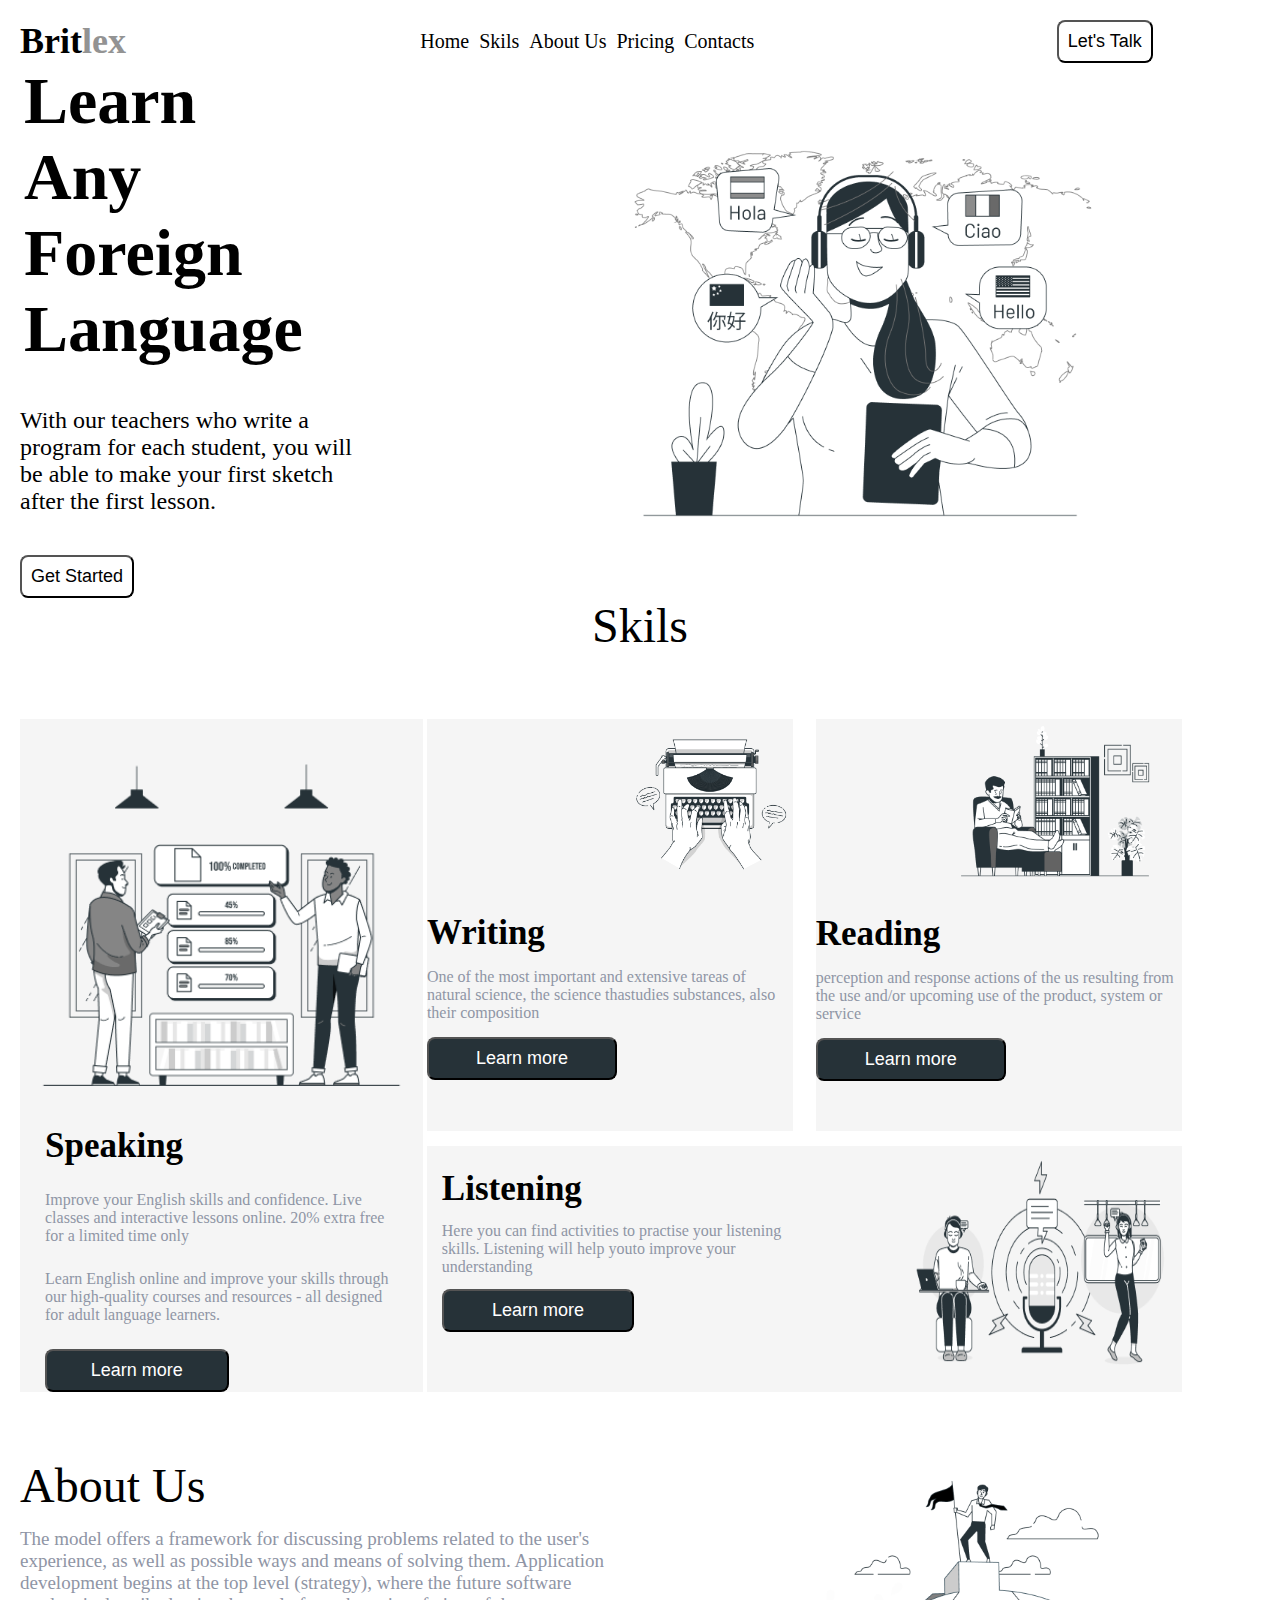
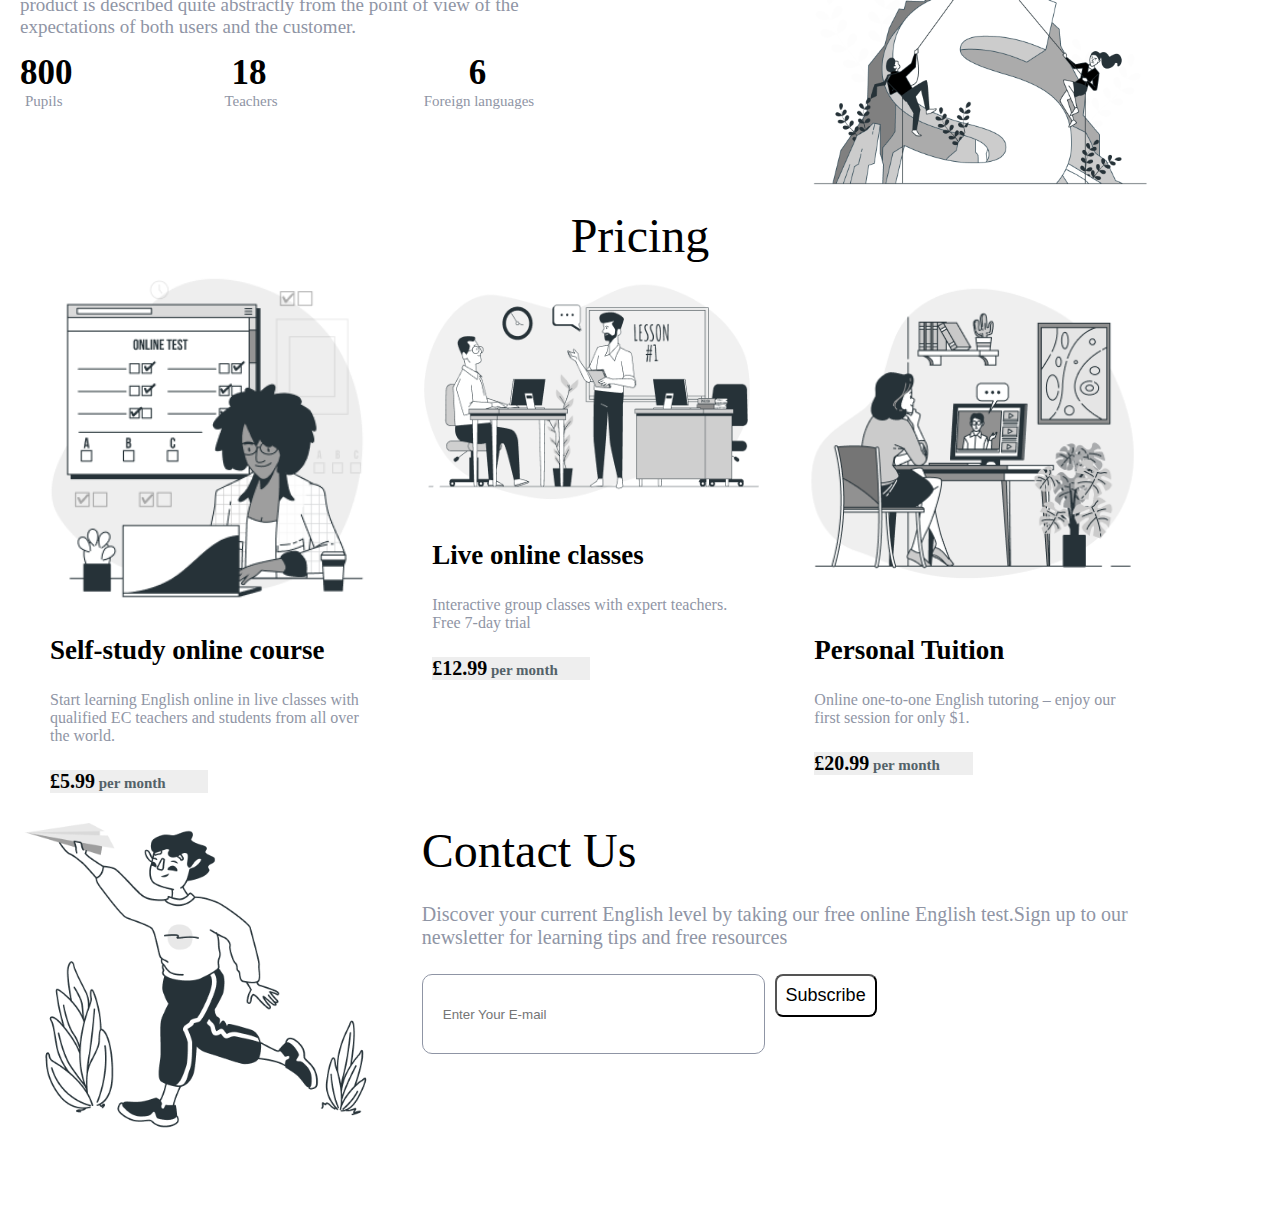
<file: work1/index.html>
<!DOCTYPE html>
<html lang="en">
<head>
    <title>Document</title>

     <meta name="viewport" content="width=device-width, initial-scale=1.0">
     <link rel="stylesheet" href="https://cdnjs.cloudflare.com/ajax/libs/font-awesome/4.7.0/css/font-awesome.min.css">
     <link rel="stylesheet" href="./css/stayl.css">
     <link rel="stylesheet" href="./css/reponsive.css">
</head>
<body>
    <div class="container">
            <div class="hend">
                <div class="box_hend">
                    <h3><span>Brit</span>lex</h3>
                </div>
                <div class="box1_hend">
                  <ul class="menu">
                    <li><a href="#Home">Home</a></li>
                    <li><a href="#Skils">Skils</a></li>
                    <li><a href="#AboutUS">About Us</a></li>
                    <li><a href="#Pricing">Pricing</a></li>
                    <li><a href="#Contacts">Contacts</a></li>
                  </ul>
                  <i class="fa fa-bars bars_icon" aria-hidden="true"></i>

                </div>
                <div class="box2_hend">
                    <button>Let's Talk </button>
                </div>
            </div>
        <div class="body">
            <div class="box_body">
                <div class="box1">
                    <h3>Learn</h3>
                    <h4>Any Foreign Language </h4>
                     <p>With our teachers who write a program for 
                        each student, you will be able to make your
                        first sketch after the first lesson.</p>   
                        <button>Get Started</button>
                </div>
            </div>
            <div class="box_body1">
                <img src="./img/Learning languages-bro 1.png" alt="">
            </div>
        </div>

        <div class="border">
            <div class="border_hend">
                <p id="Skils">Skils</p>
            </div>
            <div class="border_body">
                <div class="border_box">
                    <div class="border_img">
                        <img src="./img/Shared goals-bro 1.png" alt="">
                    </div>
                    <div class="box_border">
                        <h3>Speaking</h3>
                        <p>Improve your English skills and confidence. 
                            Live classes and interactive lessons online. 
                            20% extra free for a limited time only</p>
                            <p>
                                Learn English online and improve your 
                            skills through our high-quality courses
                            and resources - all designed for adult language learners.
                            </p>
                            <div class="button"><button>Learn more</button> </div>
                    </div>
                    
                </div>
                <div class="border_box1">
                        <div class="border_box2">
                            <div class="box2_img">
                                <img src="./img/Typewriter-bro 1.png" alt="">
                            </div>
                           <div class="border_box_hend"> <h3>Writing</h3>
                            <p>One of the most important and extensive tareas of natural science, the science thastudies substances, also their composition </p>
                                <div class="button"><button>Learn more</button> </div>
                            </div>
                        </div>
                        <div class="border_box2 ">
                            <div class="box3_img">
                                <img src="./img/House bookshelves-bro 1.png" alt="">
                            </div>
                            <div class="border_box_hend"> <h3>Reading</h3>
                            <p>perception and response actions of the us resulting from the use and/or upcoming use of the product, system or service </p>
                                <div class="button"><button>Learn more</button> </div>
                            </div>
                        </div>
                        <div class="border_box3">
                            <div class="box3_border">
                                   <div></div> <h3>Listening</h3>
                                    <p>Here you can find activities to practise your listening skills. Listening will help youto improve your understanding  </p>
                                       <div class="button"><button>Learn more</button></div>
                            </div>
                            <div class="border_box3_img">
                                <img src="./img/Podcast audience-bro 1.png" alt="">
                            </div>
                        </div>
                </div>
            </div>

        </div>

        <div class="best">
            <div class="best_hend">
                <p id="AboutUS">About Us</p>
                <span>The model offers a framework for discussing problems related to the user's experience, as well as possible ways and means of solving them. Application development begins at the top level (strategy), where the future software product is described quite abstractly from the point of view of the expectations of both users and the customer.</span>
                <div class="hend_box">
                <div class="hend_box1">
                    <h3>800</h3>
                    <p>Pupils</p>
                </div>
                <div class="hend_box2   ">  
                    <h3>18</h3>
                    <p>Teachers</p>
                </div>
                <div class="hend_box3">
                    <h3>6</h3>
                    <p>Foreign languages</p>
                </div>
                </div>
             </div>   
            <div class="best_body">
               
                <img src="./img/Business competition-bro 1.png" alt="">
               
            </div>
         </div> 
         <div class="pricing">
            <div class="pricing_hend">
                <p id="Pricing">Pricing</p>
            </div>
            <div class="pricing_body">
                 <div class="pricing_box">
                    <div class="img_box">
                        <img src="./img/Online test-bro 1.png" alt="">
                    </div>
                    <div class="pricing_box2">
                        <h3>Self-study online course</h3>
                        <p>Start learning English online in live classes
                            with qualified EC teachers and students 
                            from all over the world.</p>
                            <div class="h4"><h4><span> £5.99</span>  per month</h4></div>
                    </div>
                 </div>
                 <div class="pricing_box">
                    <div class="img_box1">
                        <img src="./img/Lesson-bro 1.png" alt="">
                    </div>
                    <div class="pricing_box2">
                        <h3>Live online classes</h3>
                        <p>Interactive group classes with expert
                            teachers. Free 7-day trial</p>
                            <div class="h4"><h4><span> £12.99</span>  per month</h4></div>
                    </div>
                 </div>
                 <div class="pricing_box">
                    <div class="img_box">
                        <img src="./img/Webinar-bro 2.png" alt="">
                    </div>
                    <div class="pricing_box2">
                        <h3>Personal Tuition</h3>
                        <p>Online one-to-one English tutoring – enjoy
                            our first session for only $1.</p>
                            <div class="h4"><h4><span>  £20.99</span>  per month</h4></div>
                    </div>
                 </div>     
             </div>
           
         </div>   
         <div class="contact">
            <div class="contact_box">
                <div class="contact_body">
                    <img src="./img/Ресурс 1 1.png" alt="">
                </div>
                <div class="contact_body1">
                    <p id="Contacts">Contact Us</p>
                    <span>Discover your current English level by taking our free online English test.Sign up to our newsletter for learning tips and free resources</span>
                    <div class="input_box"><input type="email" placeholder="Enter Your E-mail">
                          <div class="button1"><button>Subscribe</button></div>
                    </div>
                </div>
            </div>
         </div>

    </div>
    
</body>
</html>
</file>
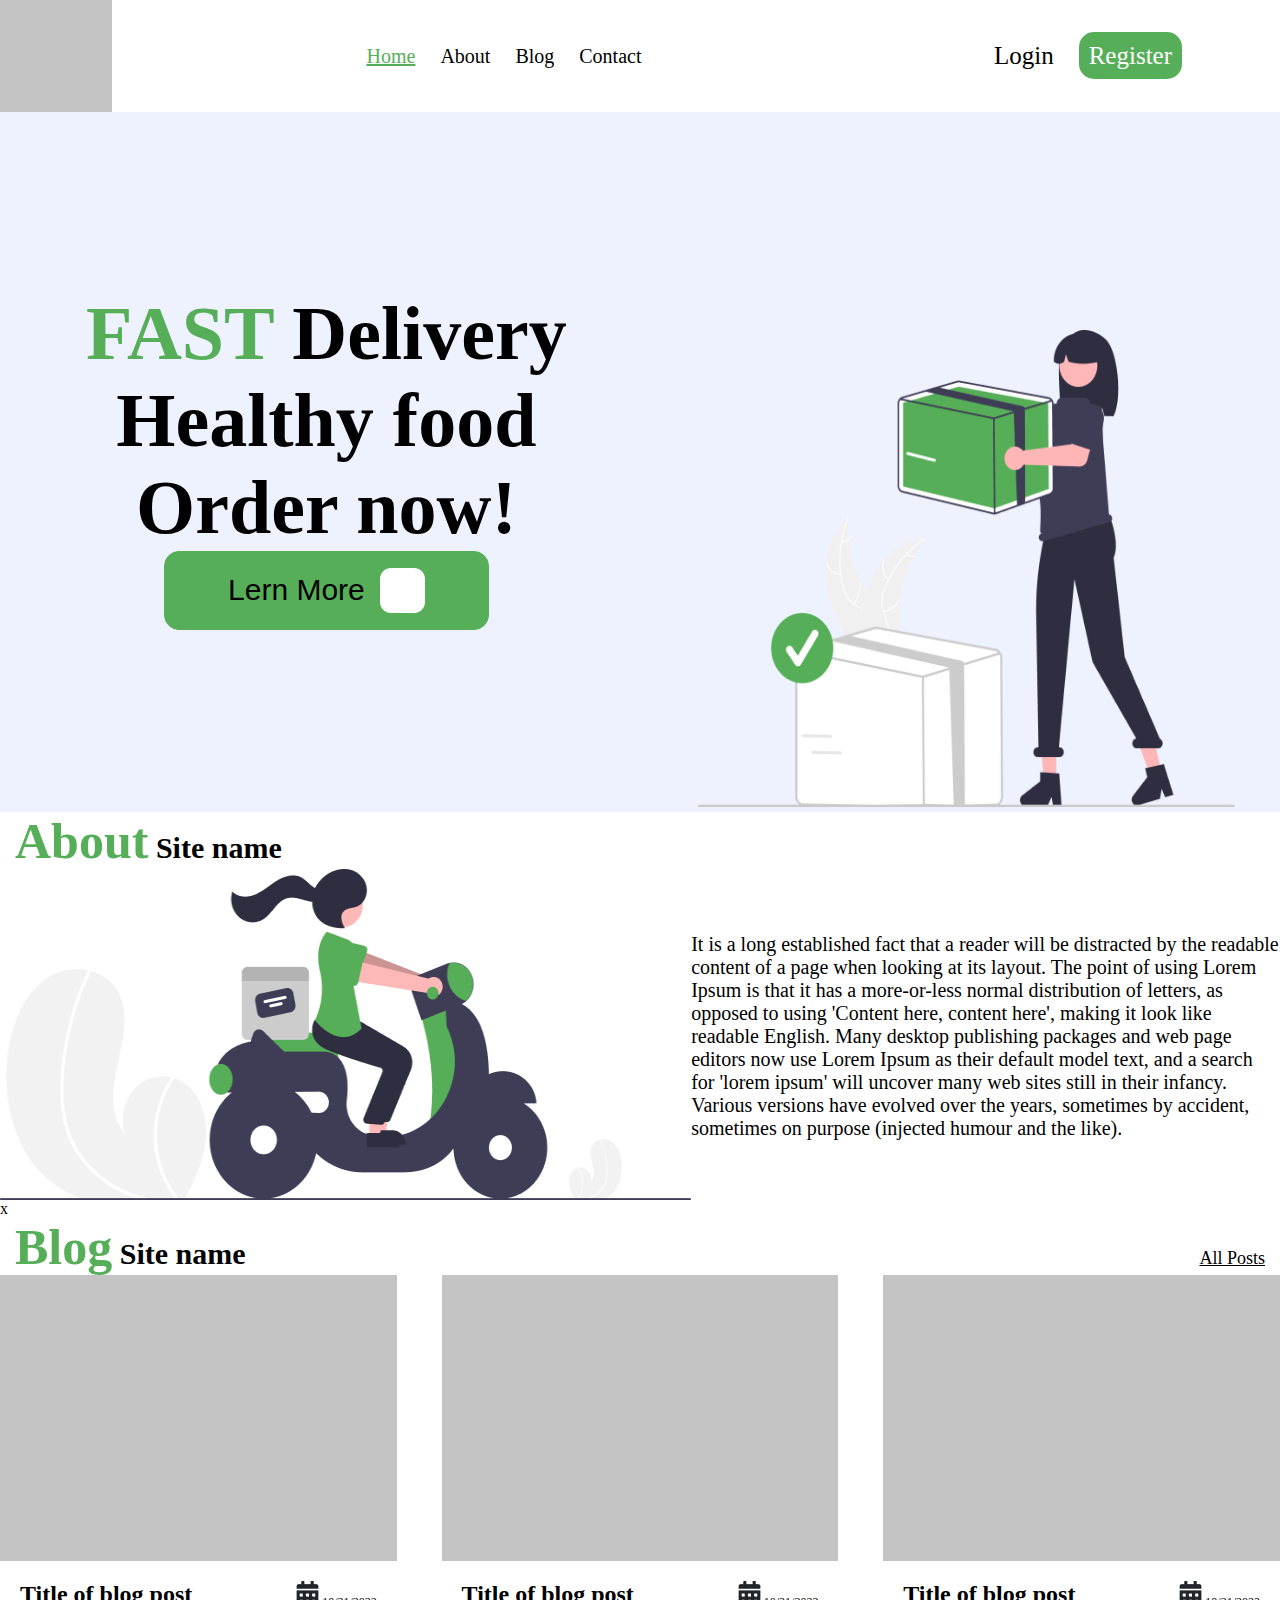
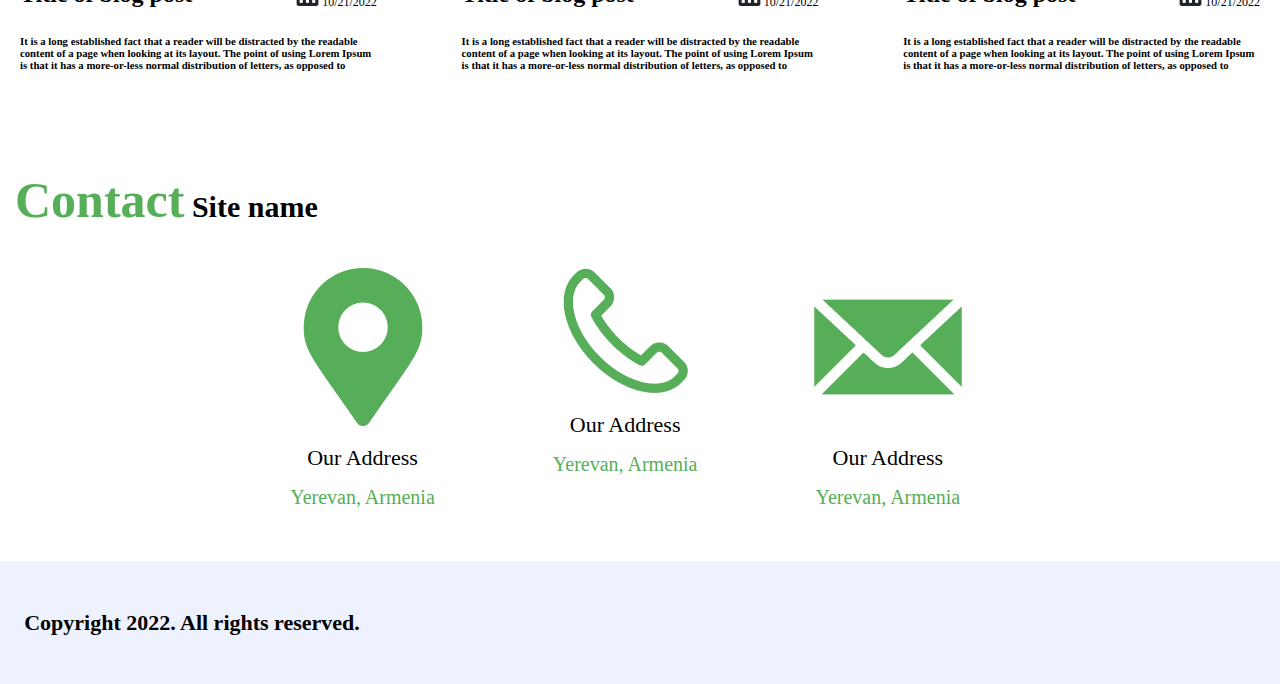
<file: work2/index.html>
<!DOCTYPE html>
<html lang="en">
<head>
   <title>Document</title>
   <meta name="viewport" content="width=device-width, initial-scale=1.0">
   <link rel="stylesheet" href="https://cdnjs.cloudflare.com/ajax/libs/font-awesome/4.7.0/css/font-awesome.min.css">
   <link rel="stylesheet" href="./css/stayl.css">
   <link rel="stylesheet" href="./css/reponsive.css">
</head>
<body>
    <header>
        <div class="hend">
            <div class="logo"></div>
            <div class="box_hend">
                <ul class="menu">
                    <li class="menu_a"><a href="#Home">Home</a></li>
                    <li><a href="#About">About</a></li>
                    <li><a href="#Blog">Blog</a></li>
                    <li><a href="#Contact">Contact</a></li>
                </ul>
                <i class="fa fa-bars bars_icon" aria-hidden="true"></i>
            </div>
            <div class="box2_hend">
                <ul class="menu1">
                    <li><a href="./login.html">Login</a></li>
                    <li class="menu1_a"><a href="./register.html">Register</a></li>
                </ul>

            </div>
        </div>
    </header>
    <section>
        <div class="fast">
            <div class="left">
                <h2><span>FAST</span> Delivery
                    Healthy food
                    Order now!</h2>
                    <button>Lern More <img src="./img/Rectangle 4.png" alt=""></button>
            </div>
            <div class="right">
                <img src="./img/undraw_order_delivered_re_v4ab 1.png" alt="">
            </div>
        </div>
    </section>
    <section>
        <div class="best">
            <div class="best_hend">
                <div class="box_best">
                    <h2><span id="About">About</span> Site name</h2>
                </div>
                <div class="best_body">
                   <div class="best_img">
                    <img src="./img/undraw_on_the_way_re_swjt 1.png" alt="">
                    </div>
                    <div class="best_text">
                        <p>It is a long established fact that a reader will be distracted by the readable content of a page when looking at its layout. The point of using Lorem Ipsum is that it has a more-or-less normal distribution of letters, as opposed to using 'Content here, content here', making it look like readable English. Many desktop publishing packages and web page editors now use Lorem Ipsum as their default model text, and a search for 'lorem ipsum' will uncover many web sites still in their infancy. Various versions have evolved over the years, sometimes by accident, sometimes on purpose (injected humour and the like).
                        </p>
                    </div>
                </div>x 
            </div>
        </div>
    </section>
    <section>
        <div class="blog">
            <div class="box_best">
                <h2><span id="Blog">Blog</span> Site name</h2>
                <a href="">All Posts</a>
            </div>
            <div class="blog_body">
                <div class="blog_box">
                    <div class="blog_box3"></div>
                    <div class="blog_box2">
                        <div class="box2_blog">
                        <h2>Title of blog post</h2>
                        <p><img src="./img/Vector.png" alt=""> 10/21/2022</p>
                        <h6>It is a long established fact that a reader will be distracted by the readable content of a page when looking at its layout. The point of using Lorem Ipsum is that it has a more-or-less normal distribution of letters, as opposed to </h6>
                        </div>
                    </div>
            </div>
            <div class="blog_box">
                <div class="blog_box3"></div>
                <div class="blog_box2">
                    <div class="box2_blog">
                    <h2>Title of blog post</h2>
                    <p><img src="./img/Vector.png" alt=""> 10/21/2022</p>
                    <h6>It is a long established fact that a reader will be distracted by the readable content of a page when looking at its layout. The point of using Lorem Ipsum is that it has a more-or-less normal distribution of letters, as opposed to </h6>
                    </div>
                </div>
                
                
                
            </div>
            <div class="blog_box">
                <div class="blog_box3"></div>
                <div class="blog_box2">
                    <div class="box2_blog">
                    <h2>Title of blog post</h2>
                    <p><img src="./img/Vector.png" alt=""> 10/21/2022</p>
                    <h6>It is a long established fact that a reader will be distracted by the readable content of a page when looking at its layout. The point of using Lorem Ipsum is that it has a more-or-less normal distribution of letters, as opposed to </h6>
                    </div>
                </div>
                
                
                
            </div>
              
                
            </div>
        </div>
    </section>
    <section>
        <div class="contact">
            <div class="box_best">
                    <h2><span id="Contact">Contact</span> Site name</h2>
            </div>
            <div class="contact_body">
                <div class="contact_box">
                    <div class="contact_img">
                        <img src="./img/Vector (1).png" alt="">
                        <h2>Our Address</h2>
                        <p>Yerevan, Armenia</p>
                    </div>
                </div>
                <div class="contact_box">
                    <div class="contact_img">
                        <img src="./img/Vector (2).png" alt="">
                        <h2>Our Address</h2>
                        <p>Yerevan, Armenia</p>
                    </div>
                </div>
                <div class="contact_box">
                    <div class="contact_img">
                        <img src="./img/2639863_message_icon 1.png" alt="">
                        <h2>Our Address</h2>
                        <p>Yerevan, Armenia</p>
                    </div>
                </div>
             </div>  
             

        </div>
        
    </section>
    <footer>
        <div class="all">
            <div class="all_hend">
                <h3>Copyright 2022. All rights reserved.</h3>
            </div>
        </div>
    </footer>
</body>
</html>
</file>
<file: work1/css/stayl.css>
*{
    margin: 0;
    padding: 0;
    box-sizing: border-box;
}

.container {
    width: 100%;
    max-width: 1338px;
    margin: 0 auto;
    padding: 20px;
    box-sizing: border-box;
  }

.hend{
    width: 100%;
    display: flex;
   
    flex-wrap: wrap;
    justify-content: space-between;
    
}

.box_hend{
    width: 7.9%;
 
    
}

/* .box_pricing{
    display: flex;
    flex-wrap: wrap;
    justify-content: space-between;
} */


.box_hend span{
    font-size: 36px;
    color: black;
}

.box_hend h3{
    font-size: 36px;
    color: #939393;
}

.box1_hend{
    width: 57.6%;
   
    display: flex;
    flex-wrap: wrap;
    justify-content: center;
    align-items: center;
    gap: 0px 25px;
}

:target {
    background: white
    
  }

.box1_hend a{
    font-size: 20px;
    color: black;
    text-decoration: none;
}

.box2_hend{
    width: 16.4%;
 
}

.menu{
    display: flex;
    gap: 10px;
}

.bars_icon{
    display: none;
}

.menu li{
    list-style: none;
    
}

.border_box3_img{
    width: 43%;
}

.border_box3_img img{
    width: 100%;
    height: 100%;
}

button{
       
       font-size: 18px;
       padding: 9px;
       background: white;
       border-radius: 8px;
   }


.body{
    width: 100%;
   

    display: flex;
    flex-wrap: wrap;
 
}

.box_body{
    width: 48%;
   
    display: flex;
    flex-direction: column;
}

.box1{
    width: 60%;
    
}

.box1 h3{
    font-size: 66px;
    margin: 0 4px;
}

.box1 h4{
    font-size: 66px;
    padding: 0 4px;
}

.box1 p{
    font-size: 24px;
    margin: 40px 0;
}

.button button{
    width: 52%;
    background: #263238;
    color: white;
}

.box_body1{
    width: 50%;
}

.box_body1 img{
    width: 80%;
    
    
}



.border{
    width: 100%;
   
   
}

.border_hend{
    width: 100%;
    display: flex;
    justify-content: center;
}

.border_hend p{
    font-size: 48px;
}

.border_body{
    width: 100%;
    margin: 66px 0;
   
    display: flex;
    flex-wrap: wrap;
    
}

.border_box{
    width: 32.5%;
 
    background: #F5F5F5;

}

.border_img{
    width: 100%;
}

.border_img img{
    width: 100%;
    height: 100%;
}

.box_border{
    width: 25.6;
    display: flex;
    flex-direction: column;
    gap: 25px ;
    margin: 0 25px;
}


.box_border h3{
    font-size: 35px;
}

.box_border p{
    color:#8F95A5;
  
}

.border_box1{
    width: 67.5%;
    
    display: flex;
    flex-wrap: wrap;
    justify-content: space-around;
    gap: 15px;
}

.border_box_hend{
    display: flex;
    flex-direction: column;
    gap: 15px;
}

.border_box2 {
    width: 48%;

    background: #F5F5F5;
    display: flex;
    align-items: end;
    flex-direction: column;
    gap: 25px 
}



.box2_img{
    width: 45%;
 
}

.box2_img img{
    width: 100%;
}

.border_box2 h3{
    font-size: 35px;
}

.border_box2 p{
    color:#8F95A5;
 
}

.border_box3{
    width: 99%;
    background: #F5F5F5;
    display: flex;
    flex-wrap: wrap;
  
    justify-content: space-between;

}

.box3_border{
    width: 49%;
    
    display: flex;
    flex-direction: column;
    
    gap: 13px;
    margin: 10px 15px;
}

.box3_border h3{
    font-size: 35px;
}

.box3_border p{
    color:#8F95A5;
}

.box3_img{
    width: 68%;
   
   
}

.box3_img img{
    width: 100%;
}

.best{

    width: 100%;
  
    display:flex;
    flex-wrap: wrap;
    justify-content: space-between;
   
}

.best_hend{
    width: 48%;

    display: flex;
    flex-direction: column;
    gap: 15px;
}

.best_hend p{
    font-size: 48px;
}

.best_hend span{
    color:  #8F95A5;
    font-size: 19px;
 
}

.hend_box{
    width: 100%;
    display: flex;
    flex-wrap: wrap;
    justify-content: space-between;
    
}

.hend_box1{
    width: 33%; 
    
}

.hend_box1 p{
    font-size: 15px;
    margin:  0 5px;
    color:  #8F95A5;
}
.hend_box1 h3{
    font-size: 35px;
    
}

.hend_box2{
    width: 33%; 
  

}

.hend_box2 p{
    font-size: 15px;
    margin:  0 5px;
    color:  #8F95A5;
}

.hend_box2 h3{
    font-size: 35px;
    margin: 0 12px;
}

.hend_box3{
    width: 33%; 
  

}

.hend_box3 p{
    font-size: 15px;
    margin:  0 5px;
    color:  #8F95A5;
}

.hend_box3 h3{
    font-size: 35px;
    margin: 0 50px;
}

.best_body{
    width: 45%;
    height: 350px;

   
   
}

.best_body img{
    width: 100%;
    height: 100%;
    object-fit:contain
}

.pricing{
    width: 100%;
  
   
}

.pricing_hend{
    width: 100%;
    text-align: center;
}

.pricing_hend p{
    font-size: 48px;
}

.pricing_body{
    width: 100%;
    display: flex;
    flex-wrap: wrap;
    justify-content: space-between; 
    
}
.pricing_box{
    width: 30%;
   
    
    display: flex;
    flex-direction: column;
    align-items: center;

}
.img_box{
    width: 100%;
    
    
}

.img_box img{
    width: 100%;
    height: 100%;
}
.pricing_box2{
    width: 100%;
    
    display: flex;
    flex-direction: column;
    gap: 15px;

}
 .h4{
    width: 50%;
    background: #EEEEEE;


} 
 .h4 h4{
    font-size: 15px;
    color: #546269;
} 
.h4 span{
    font-size: 20px;
    color: black    ;
} 
.pricing_box2 p{
    color: #8F95A5;
}
.pricing_box2 h3{
    font-size: 27px;
} 


.img_box1{
    width: 100%;
   
    
}

.img_box1 img{
    width: 100%;
    height: 100%;
}

.pricing_box3{
    width: 100%;
    
    display: flex;
    flex-direction: column;
    gap: 15px;
}

.contact{
    width: 100%;
    margin:30px 0;
}

.contact_box{
    width: 100%;
    display: flex;
    flex-wrap: wrap;
    justify-content: space-between;

}

.contact_body{
    width: 35.6%;

}

.contact_body img{
    width: 70%;
    
}

.contact_body1{
    width: 64%;
   
    display: flex;
    flex-direction: column;
    gap: 25px;
}
.contact_body1 p{
    font-size: 48px;
}

.contact_body1 span{
    font-size: 20px;
    color: #8F95A5;
}

input{
    width: 48%;
    height: 80px ;
    border: 1px solid #8F95A5;
    border-radius: 10px;
    padding: 20px;
}

.input_box{
    width: 100%;
    display: flex;
    flex-wrap: wrap;

    gap: 10px;
}
/* 
.button1 button{
    width: 200px;
    height: 80px;
    background: #263238;
    color: white;

   
} */
</file>
<file: work1/css/reponsive.css>
@media (min-width: 1338px) {
    .container {
      width: 90%;
      padding: 40px;
    }
  }

  @media only screen and (max-width: 992px){

    .box1 h4 {
        font-size: 49px;
        
    }

    
.h4 {
    width: 80%;
    background: #EEEEEE;
}
    .box1 h3 {
        font-size: 57px;
        margin: 0 11px;
    }
    
    .box1 p {
        font-size: 21px;
        margin: 25px 0;
    }
    .box_body1 img {
        width: 64%;
    }
   

    
    }
    .contact_body img {
        width: 92%;
    }
    .contact_box {
        width: 90%;
        display: flex;
        flex-wrap: wrap;
        justify-content: space-between;
    }
    .pricing_body {
        width: 92%;
        display: flex;
        flex-wrap: wrap;
        justify-content: space-between;
    }
    .border_box1 {
        width: 61.5%;
        display: flex;
        flex-wrap: wrap;
        justify-content: space-around;
        gap: 15px;
    }
    .box_pricing {
        width: 95%;
        display: flex;
        flex-wrap: wrap;
        justify-content: space-between;
    }
    .pricing_box2 {
        width: 100%;
        display: flex;
        flex-direction: column;
        gap: 25px;
        padding: 0 15px;
    }
    .border_box3_img {
        width: 37%;
    }
    .pricing_box {
        width: 33%;
        display: flex;
        flex-direction: column;
        gap: 22px;
        padding: 0 15px;
    }
  

  @media only screen and (max-width: 767px){
    .border_box3_img img {
        width: 100%;
        height: 54%;
        object-fit: cover;
    }
    .body {
        width: 100%;
        display: flex;
        flex-wrap: wrap;
        margin: 15px 0;
    } 
    .bars_icon{
        display: block;
        font-size: 25px;
    }
    .box1_hend {
        width: 57.6%;
        display: flex;
        flex-wrap: wrap;
        justify-content: flex-end;
        align-items: self-end;
        gap: 0px 25px;
        margin: 0 66px;
    }
    .menu{
        display: none;
    }
    .box2_hend button {
        display: none;
       
    }
    button {
        width: 51%;
        font-size: 26px;
        padding: 9px;
        background: black;
        color: white;
        border-radius: 8px;
        margin: auto;
    }
    .border_box3_img {
       width: 100%;
    }
    
    .border_box3_img img {
        width: 100%;
        height: 100%;
        object-fit: cover;
    }
    
    
    .border_box3 {
        width: 100%;
        background: #F5F5F5;
        display: flex;
        flex-wrap: wrap;
        flex-direction: column-reverse;
        /* justify-content: space-between; */
    }
    .box1_hend {
        width: 57.6%;
        display: flex;
        flex-wrap: wrap;
        justify-content: flex-end;
        align-items: center;
        gap: 0px 25px;
    }

    .border_box3_img {
        width: 44%;
    }
    .box_body1 img {
        width: 88%;
    }
    .pricing_box2 {
        width: 100%;
        display: flex;
        flex-direction: column;
        gap: 25px;
        padding: 0 15px;
    }
    .pricing_box {
        width: 33%;
        display: flex;
        flex-direction: column;
        gap: 22px;
        padding: 0 15px;
    }

  }

  @media only screen and (max-width: 575px){

    .body {
        width: 100%;
        display: flex;
        flex-wrap: wrap;
        flex-direction: column-reverse;
        margin: 15px 0;
    }
    .box1 h3 {
        font-size: 36px;
        margin: 0 11px;
    }
    .box1 h4 {
        font-size: 36px;
    }

    .box1 {
        width: 100%;
        display: flex;
        flex-wrap: wrap;
    }
    .box_body {
        width: 100%;
        display: flex;
        flex-direction: column;
    }

    .bars_icon {
        display: block;
        font-size: 34px;
    }

    .border {
        width: 100%;
        display: flex;
        flex-wrap: wrap;
    }

    .border_box {
        width: 94.5%;
        background: #F5F5F5;
    }
    .box2_img {
        width: 100%;
    }
    .border_box1 {
        width: 94.5%;
        display: flex;
        flex-wrap: wrap;
        justify-content: space-around;
        gap: 15px;
    }
    .border_box2 {
        width: 100%;
        background: #F5F5F5;
        display: flex;
        align-items: end;
        flex-direction: column;
        gap: 25px;
        margin: 15px 0;
    }
    .box3_img {
        width: 100%;
    }
    .box_body1 {
        width: 100%;
    }
    .border_box3_img {
        width: 100%;
    }
    .box3_border {
        width: 100%;
        display: flex;
        flex-direction: column;
        gap: 13px;
        margin: 10px 15px;
    }
    .best {
        width: 100%;
        display: flex;
        flex-wrap: wrap;
        flex-direction: column-reverse;
        
    
        }

        .best_body {
            width: 100%;
           
        }
        .pricing_box2 {
            width: 100%;
            display: flex;
            flex-direction: column;
            gap: 25px;
            padding: 0px 15px;
        }
        .pricing_box {
            width: 100%;
            display: flex;
            flex-direction: column;
            gap: 22px;
            padding: 0 15px;
        }
        .best_hend {
            width: 100%;
            display: flex;
            flex-direction: column;
            text-align: center;
            gap: 15px;
        }
        .contact_body {
            width: 100%;
        }
        .input_box {
            width: 100%;
            display: flex;
            flex-wrap: wrap;
            gap: 10px;
        }
        .contact_body1 p {
            font-size: 68px;
        }
        .contact_body1 span {
            font-size: 18px;
            color: #8F95A5;
        }
        
        .pricing_body {
            width: 100%;
            display: flex;
            flex-wrap: wrap;
            justify-content: space-between;
        }

        input {
            width: 100%;
           
            border: 1px solid #8F95A5;
            border-radius: 10px;
            padding: 25px;
        }
        button {
            width: 100%;
            font-size: 30px;
            padding: 15px;
            background: black;
            color: white;
            border-radius: 8px;
            margin: 0px 28px;
        }
        .contact {
            width: 100%;
            margin: 30px 44px;
        }
  }

  @media only screen and (max-width: 320px){

    .box1_hend{
        width: 40%;
    }
    .border_box {
        width: 100%;
        background: #F5F5F5;
    }
    .contact_body1 p {
        font-size: 31px;
    }
    .contact_body1 span {
        font-size: 10px;
        color: #8F95A5;
    }
    input {
        width: 100%;
        height: 50px;
        border: 1px solid #8F95A5;
        border-radius: 10px;
        padding: 25px;
    }
    button {
        width: 100%;
        font-size: 29px;
        padding: 6px;
        background: black;
        color: white;
        border-radius: 8px;
        margin: 0px 4px;
    }
    .button button {
        width: 86%;
        background: #263238;
        color: white;
    }
    .box_border {
        width: 25.6;
        display: flex;
        flex-direction: column;
        gap: 25px;
         margin: 0 0;
    }
    .border_box1 {
        width: 100%;
        display: flex;
        flex-wrap: wrap;
        justify-content: space-around;
        gap: 15px;
    }
  }
</file>
<file: work2/css/stayl.css>
*{
    margin: 0;
    padding: 0;
    box-sizing: border-box;
}

.hend{
    max-width: 1380px;
    min-height: 112px;
    
    margin: auto;
    display: flex;
    flex-wrap: wrap;
    justify-content: space-between;
    
}

.logo{
    width: 112px;
    height: 112px;
   
    background: #C4C4C4;

}

.box_hend{
    width: 30%;
    display: flex;
    flex-wrap:wrap  ;
    justify-content: center;
    align-items: center;
}

.menu{
    display: flex;
    gap: 25px;
}

.menu li{
    list-style: none;
    font-size: 20px;
    
}

.bars_icon{
    display: none;
}

.box_hend a{
    text-decoration: none;
    color: black;
}

.menu_a a{
   color:  #56AF58;
    text-decoration:underline;

}

.box2_hend{
    width: 30%;
   
    display: flex;
    flex-wrap: wrap;
    justify-content: center;
    align-items: center;
}

.menu1{
    display: flex;
    gap: 25px;
}

.menu1 li{
    list-style: none;
    font-size: 25px;
}

.box2_hend a{
    text-decoration: none;
    color: black;
}

.menu1_a a{
    background: #56AF58;
    color: white;
    border-radius: 15px ;
    padding: 10px;
    
    
}  


.fast{
    max-width: 1440px;
    width: 100%;
    min-height: 700px;
    background: #EEF2FF;
    margin: auto;
    display: flex;
    align-items: baseline;
    justify-content: space-around;
    flex-wrap: wrap;
}

.left{
    width: 44%;
    height: 345px;
      text-align: center;
    align-self: center;
  
}

.left h2{
    font-size: 76px;
    text-align: center; 
}

.left span{
   color: #56AF58;
}

.left button{
    width: 325px;
    height: 79px;
    background: #56AF58;
    font-size: 30px;
    display: flex;
    flex-wrap: wrap;
    justify-content: center;
    align-items: center;
    gap: 15px;
    border-radius: 15px;
    border: 1px solid #56AF58;
    margin: auto;

}

.right{
    width: 42%;
    align-self: flex-end;
 
}

.bar_icon{
    display: none;
}


.right img{
    width: 100%;
    height: 478px;
}

.best{
    max-width: 1382px;
    width: 100%;
    min-height: 331px;
    margin: auto;
    
}

.box_best{
    max-width: 1292px;
    height: 57px;
    margin: 0 15px;
     display: flex;
    align-items: baseline;
   flex-wrap: wrap;
   justify-content: space-between;
   

  
}

.box_best span{
    color:  #56AF58;
    font-size: 50px;
}

.box_best h2{
    font-size: 30px;
}

.box_best a{
    font-size: 18px;
    color: black;
}

.best_body{
    width: 100%;
    display: flex;
    flex-wrap: wrap;
    align-items: center;
}

.best_img{
    width: 54%;
    height: 331px;
}
.best_img img{
    width: 100%;
    height: 100%;
}

.best_text{
    width: 46%;
    height: 203px;
}

.best_text p{
    font-size: 20px;
    font-weight: 100;
}

.blog{
    max-width: 1382px;
    width: 100%;
    margin: auto;

    min-height: 553px;
    
}

.blog_body{
    width: 100%;
    display: flex;
    flex-wrap: wrap;
    justify-content: space-between;

}

.blog_box{
    width: 31%;
    height: 487px;
}

.blog_box3{
    width: 100%;
    height: 286px;
    background: #C4C4C4; 
}

.blog_box2{
    width: 100%;
    height: 140px;
    display: flex;
    flex-wrap: wrap;
}
.box2_blog{
  width: 90%;
  gap: 25px;
  margin: auto;
  display: flex;
  flex-wrap: wrap;
  justify-content: space-between;
  align-self: baseline;
  margin: 20px;
}
.box2_blog p{
    
    font-size: 15px;
}

.blog_box2 p{
 
    font-size: 12px;
}

.contact{
    max-width: 1440px;
    width: 100%;

  
    margin: auto;
   
  
}

.contact_body{
    width: 57%;
   
    margin:auto;
   
   margin-top: 40px;
   display: flex;
   flex-wrap: wrap;
   justify-content: space-between;
    
}

.contact_box{
    width: 28%;
    height: 243px;
    
    display: flex;
    flex-wrap: wrap;

    text-align: center;
 
}

.contact_box h2{
    font-size: 22px;
    font-weight: 100;
    margin: 15px;
}
.contact_box p{
   color: #56AF58;
   font-size: 20px;
   margin: 15px;
}

.all{
    max-width: 1442;
    width: 100%;
    height: 123px;
    background: #EEF2FF;
    margin: 50px 0 0 ;
}

.all_hend{
    width: 30%;
    height: 123px;
    display: flex;
    justify-content: center;
    align-items: center;
}

.all_hend h3{
    font-size: 22px;
}

.sign_in{
    width: 38%;
    margin-left:20%;
    margin-top: 70px;
    background: #EEF2FF;

}

.sign_hend{
    width: 100%;
    display: flex;
    flex-wrap: wrap;
    justify-content: space-between ;
}

.sign_box{
    width: 93px;
    margin: 25px;
}

.sign_box h5{
    font-size: 25px;
    color:#56AF58;
}

.sign_box2{
    width: 54px;
    height: 54px;
     margin: 20px;
    background: #C4C4C4;
}

.sign_body{
    width: 60%;

    margin: auto;
    display: flex;
    flex-wrap: wrap;
    flex-direction: column;
    gap: 25px;
    text-align: center;
}

input{
    height: 50px;
    border:3px solid #56AF58;
    border-radius: 15px;
    padding: 20px;
}

.border{
    width: 80%;
    margin-left:30px;
    display: flex;
    align-self: baseline;
    gap: 10px;
    justify-content: space-around;
}

label{
    align-self: center;
    font-size: 15px;
}

.border a{
    color: black;
    align-self: center;
}

.checkbox{
    width: 20px;
    border:1px solid #56AF58;
}

.sign_body button{
    background: #56AF58;
    color: white;
    font-size: 20px;
   height: 50px;
   border-radius: 15px;

}

.sign_body h5{
    font-size: 15px;
}
</file>
<file: work2/css/reponsive.css>
@media only screen and (max-width: 992px){
    .best_text p {
        font-size: 17px;
        font-weight: 100;
    }
    .sign_in {
        width: 53%;
        margin-left: 20%;
        margin-top: 70px;
        background: #EEF2FF;
    }

}

@media only screen and (max-width: 767px){

    .left h2 {
        font-size: 53px;
        text-align: center;
    }
    .sign_in {
        width: 67%;
        margin-left: 20%;
        margin-top: 70px;
        background: #EEF2FF;
    }
    .right img {
        width: 100%;
        height: 300px;
    }
    .best_img img {
        width: 100%;
        height: 75%;
    }
    .best_text {
        width: 46%;
        height: 285px;
    }
    .best_text p {
        font-size: 14px;
        font-weight: 100;
    }
    .blog_box {
        width: 33%;
        height: 487px;
    }
    .contact_box h2 {
        font-size: 18px;
        font-weight: 100;
        margin: 15px;
    }
}

@media only screen and (max-width: 575px){

    .menu {
        display: none;

    }

    .bars_icon{
        display: block;
        font-size: 35px;
    }
    .box_hend {
        justify-content: flex-end;
    }
    
.left h2 {
    font-size: 40px;
    text-align: center;
}

.left button {
    width: 200px;
    height: 52px;
    font-size: 21px;
}

.fast {
    max-width: 1440px;
    width: 100%;
    min-height: 500px;
    background: #EEF2FF;
    margin: auto;
    display: flex;
    align-items: baseline;
    justify-content: space-around;
    flex-wrap: wrap;
}
.blog_box {
    width: 100%;
    height: 487px;
}

.all_hend h3 {
    font-size: 11px;
}
.contact_body {
    width: 90%;
    margin: auto;
    margin-top: 40px;
    display: flex;
    flex-wrap: wrap;
    justify-content: space-between;
}

.menu1 {
    display: flex;
    gap: 4px;
}

}

@media only screen and (max-width: 320px){

    .box_hend {
        justify-content: flex-start;
    }
    .menu1 li {
        list-style: none;
        font-size: 13px;
    }
    .left h2 {
        font-size: 22px;
        text-align: center;
        margin: 80px 0 0;
    }

    .left button {
        width: 134px;
        height: 52px;
        font-size: 11px;
    }
    .left button img{
        height: 50%;
    }
  
.fast {
    max-width: 1440px;
    width: 100%;
    min-height: 100px;
    background: #EEF2FF;
    margin: auto;
    display: flex;
    align-items: baseline;
    justify-content: space-around;
    flex-wrap: wrap;
}
.right img {
    width: 100%;
    height: 151px;
    object-fit: cover;
}
.best_img {
    width: 100%;
    height: 331px;
}
.best_img img {
    width: 100%;
    object-fit: contain;
    height: 75%;
}
.best_text {
    width: 100%;
    height: 285px;
}
.contact_box {
    width: 100%;
    height: 243px;
    display: flex;
    flex-wrap: wrap;
    text-align: center;
    justify-content: center;
}
.all_hend h3 {
    font-size: 20px;
}
}
</file>
